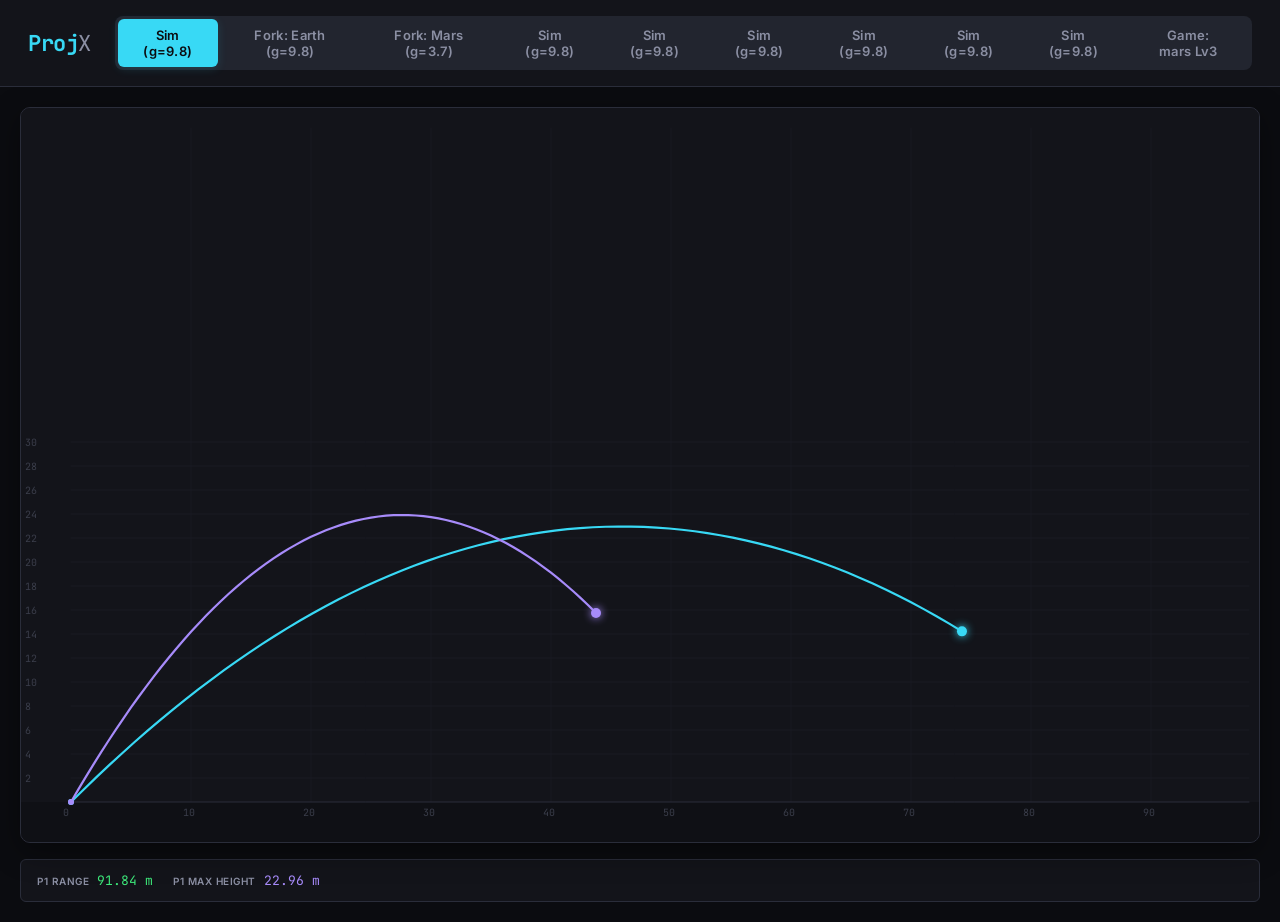
<file: ProjX/frontend/index.html>
<!DOCTYPE html>
<html lang="en">

<head>
  <meta charset="UTF-8">
  <meta name="viewport" content="width=device-width, initial-scale=1.0">
  <title>ProjX – Projectile Simulator</title>
  <meta name="description" content="Interactive projectile physics simulator and game built with ProjX DSL">
  <link rel="stylesheet" href="styles.css">
</head>

<body class="mode-simulate">

  <!-- ── Header ── -->
  <header class="header">
    <div class="logo">Proj<span>X</span></div>
    <div class="tabs" id="dynamic-tabs">
      <!-- populated by app.js from projxData array -->
    </div>
  </header>

  <!-- ── Main ── -->
  <div class="main">

    <!-- ── Canvas + Readout ── -->
    <div class="canvas-area" style="flex:1;">
      <div class="canvas-wrap">
        <canvas id="projx-canvas"></canvas>
      </div>
      <div class="readout-bar" id="readout-bar">
        <!-- populated by app.js -->
      </div>
    </div>

  </div>

  <script src="data.js"></script>
  <script src="canvas.js"></script>
  <script src="app.js"></script>

</body>

</html>
</file>
<file: ProjX/frontend/styles.css>
/* ── ProjX Design System ── */
@import url('https://fonts.googleapis.com/css2?family=Inter:wght@400;500;600;700&family=JetBrains+Mono:wght@400;500&display=swap');

:root {
  --bg-deep: #0b0c10;
  --bg-panel: #13141a;
  --bg-card: #1a1c24;
  --bg-input: #22252f;
  --border: #2a2d3a;
  --border-lit: #3a3d4a;
  --text: #e4e6ef;
  --text-dim: #8b8fa3;
  --cyan: #38d9f5;
  --cyan-glow: rgba(56, 217, 245, 0.15);
  --green: #3de87a;
  --amber: #f5a623;
  --red: #f55a6e;
  --purple: #a78bfa;
  --radius: 10px;
  --radius-sm: 6px;
  --transition: 0.25s cubic-bezier(0.4, 0, 0.2, 1);
}

* {
  margin: 0;
  padding: 0;
  box-sizing: border-box;
}

body {
  background: var(--bg-deep);
  color: var(--text);
  font-family: 'Inter', system-ui, sans-serif;
  min-height: 100vh;
  overflow-x: hidden;
}

/* ── Header ── */
.header {
  display: flex;
  align-items: center;
  gap: 24px;
  padding: 16px 28px;
  background: var(--bg-panel);
  border-bottom: 1px solid var(--border);
}

.logo {
  font-family: 'JetBrains Mono', monospace;
  font-size: 22px;
  font-weight: 700;
  color: var(--cyan);
  letter-spacing: -0.5px;
  user-select: none;
}

.logo span {
  color: var(--text-dim);
  font-weight: 400;
}

/* ── Tabs ── */
.tabs {
  display: flex;
  gap: 4px;
  background: var(--bg-input);
  border-radius: 8px;
  padding: 3px;
}

.tab-btn {
  padding: 8px 22px;
  border: none;
  border-radius: 6px;
  background: transparent;
  color: var(--text-dim);
  font-family: 'Inter', sans-serif;
  font-size: 13px;
  font-weight: 600;
  cursor: pointer;
  transition: all var(--transition);
  letter-spacing: 0.3px;
}

.tab-btn:hover {
  color: var(--text);
  background: rgba(255, 255, 255, 0.04);
}

.tab-btn.active {
  color: var(--bg-deep);
  background: var(--cyan);
  box-shadow: 0 2px 10px var(--cyan-glow);
}

/* ── Main layout ── */
.main {
  display: flex;
  height: calc(100vh - 65px);
}

/* ── Sidebar ── */
.sidebar {
  width: 260px;
  min-width: 260px;
  background: var(--bg-panel);
  border-right: 1px solid var(--border);
  padding: 20px;
  display: flex;
  flex-direction: column;
  gap: 20px;
  overflow-y: auto;
}

.sidebar-section {
  display: flex;
  flex-direction: column;
  gap: 14px;
}

.section-title {
  font-size: 10px;
  font-weight: 700;
  text-transform: uppercase;
  letter-spacing: 1.5px;
  color: var(--text-dim);
}

/* ── Control groups ── */
.control-group {
  display: flex;
  flex-direction: column;
  gap: 6px;
}

.control-label {
  display: flex;
  justify-content: space-between;
  align-items: center;
  font-size: 12px;
  color: var(--text-dim);
}

.control-value {
  font-family: 'JetBrains Mono', monospace;
  font-size: 12px;
  color: var(--cyan);
  min-width: 50px;
  text-align: right;
}

/* ── Range slider ── */
input[type="range"] {
  -webkit-appearance: none;
  appearance: none;
  width: 100%;
  height: 6px;
  border-radius: 3px;
  background: var(--bg-input);
  outline: none;
  cursor: pointer;
}

input[type="range"]::-webkit-slider-thumb {
  -webkit-appearance: none;
  width: 16px;
  height: 16px;
  border-radius: 50%;
  background: var(--cyan);
  box-shadow: 0 0 8px var(--cyan-glow), 0 2px 4px rgba(0, 0, 0, 0.3);
  cursor: grab;
  transition: transform 0.15s ease;
}

input[type="range"]::-webkit-slider-thumb:hover {
  transform: scale(1.2);
}

input[type="range"]::-webkit-slider-thumb:active {
  cursor: grabbing;
  transform: scale(1.1);
}

input[type="range"]::-moz-range-thumb {
  width: 16px;
  height: 16px;
  border: none;
  border-radius: 50%;
  background: var(--cyan);
  box-shadow: 0 0 8px var(--cyan-glow);
  cursor: grab;
}

/* ── Select dropdown ── */
.select-wrap {
  position: relative;
}

.select-wrap select {
  width: 100%;
  padding: 8px 12px;
  border: 1px solid var(--border);
  border-radius: var(--radius-sm);
  background: var(--bg-input);
  color: var(--text);
  font-family: 'Inter', sans-serif;
  font-size: 13px;
  cursor: pointer;
  outline: none;
  transition: border-color var(--transition);
  -webkit-appearance: none;
  appearance: none;
}

.select-wrap select:focus {
  border-color: var(--cyan);
}

.select-wrap::after {
  content: '▾';
  position: absolute;
  right: 12px;
  top: 50%;
  transform: translateY(-50%);
  color: var(--text-dim);
  pointer-events: none;
  font-size: 12px;
}

/* ── Number input ── */
input[type="number"] {
  width: 100%;
  padding: 8px 12px;
  border: 1px solid var(--border);
  border-radius: var(--radius-sm);
  background: var(--bg-input);
  color: var(--text);
  font-family: 'JetBrains Mono', monospace;
  font-size: 13px;
  outline: none;
  transition: border-color var(--transition);
}

input[type="number"]:focus {
  border-color: var(--cyan);
}

/* ── Buttons ── */
.btn {
  padding: 8px 16px;
  border: 1px solid var(--border);
  border-radius: var(--radius-sm);
  background: var(--bg-input);
  color: var(--text);
  font-family: 'Inter', sans-serif;
  font-size: 12px;
  font-weight: 600;
  cursor: pointer;
  transition: all var(--transition);
}

.btn:hover {
  border-color: var(--cyan);
  background: var(--cyan-glow);
  color: var(--cyan);
}

.btn-primary {
  background: var(--cyan);
  color: var(--bg-deep);
  border-color: var(--cyan);
}

.btn-primary:hover {
  background: #2bc4de;
  box-shadow: 0 4px 14px var(--cyan-glow);
}

.btn-danger {
  border-color: var(--red);
  color: var(--red);
}

.btn-danger:hover {
  background: rgba(245, 90, 110, 0.12);
}

.btn-row {
  display: flex;
  gap: 8px;
}

/* ── Canvas area ── */
.canvas-area {
  flex: 1;
  display: flex;
  flex-direction: column;
  padding: 20px;
  gap: 16px;
  overflow: hidden;
}

.canvas-wrap {
  flex: 1;
  background: var(--bg-panel);
  border: 1px solid var(--border);
  border-radius: var(--radius);
  overflow: hidden;
  position: relative;
  box-shadow: 0 8px 30px rgba(0, 0, 0, 0.4);
  min-height: 0;
}

.canvas-wrap canvas {
  display: block;
  position: absolute;
  top: 0;
  left: 0;
  width: 100%;
  height: 100%;
}

/* ── Readout bar ── */
.readout-bar {
  display: flex;
  gap: 20px;
  flex-wrap: wrap;
  padding: 12px 16px;
  background: var(--bg-panel);
  border: 1px solid var(--border);
  border-radius: var(--radius-sm);
}

.readout-item {
  display: flex;
  align-items: center;
  gap: 8px;
  font-size: 12px;
}

.readout-label {
  color: var(--text-dim);
  text-transform: uppercase;
  letter-spacing: 0.5px;
  font-size: 10px;
  font-weight: 600;
}

.readout-value {
  font-family: 'JetBrains Mono', monospace;
  color: var(--cyan);
  font-size: 13px;
}

.readout-value.green {
  color: var(--green);
}

.readout-value.amber {
  color: var(--amber);
}

.readout-value.purple {
  color: var(--purple);
}

/* ── Projectile list ── */
.proj-list {
  display: flex;
  flex-direction: column;
  gap: 8px;
}

.proj-card {
  padding: 10px 12px;
  background: var(--bg-card);
  border: 1px solid var(--border);
  border-radius: var(--radius-sm);
  display: flex;
  flex-direction: column;
  gap: 8px;
  transition: border-color var(--transition);
}

.proj-card:hover {
  border-color: var(--border-lit);
}

.proj-card-header {
  display: flex;
  justify-content: space-between;
  align-items: center;
}

.proj-name {
  font-family: 'JetBrains Mono', monospace;
  font-size: 13px;
  font-weight: 600;
}

.proj-dot {
  width: 8px;
  height: 8px;
  border-radius: 50%;
  display: inline-block;
  margin-right: 6px;
}

.remove-proj {
  background: none;
  border: none;
  color: var(--text-dim);
  cursor: pointer;
  font-size: 16px;
  line-height: 1;
  padding: 2px 4px;
  border-radius: 4px;
  transition: all 0.15s;
}

.remove-proj:hover {
  color: var(--red);
  background: rgba(245, 90, 110, 0.1);
}

/* ── Planet preview (game mode) ── */
.planet-preview {
  width: 80px;
  height: 80px;
  margin: 0 auto;
  border-radius: 50%;
  background-size: cover;
  background-position: center;
  border: 2px solid var(--cyan);
  box-shadow: 0 0 12px rgba(56, 217, 245, 0.25);
  transition: all 0.5s ease;
  position: relative;
  overflow: hidden;
}

.planet-info {
  font-size: 11px;
  color: var(--text-dim);
  margin-top: 8px;
  text-align: center;
}

.planet-info .gravity-val {
  font-family: 'JetBrains Mono', monospace;
  transition: color 0.4s ease;
}

/* ── Game controls hide/show ── */
.game-controls {
  display: none;
}

.sim-controls {
  display: flex;
  flex-direction: column;
  gap: 14px;
}

body.mode-game .game-controls {
  display: flex;
  flex-direction: column;
  gap: 14px;
}

body.mode-game .sim-controls {
  display: none;
}

/* ── Scrollbar ── */
::-webkit-scrollbar {
  width: 6px;
}

::-webkit-scrollbar-track {
  background: transparent;
}

::-webkit-scrollbar-thumb {
  background: var(--border);
  border-radius: 3px;
}

::-webkit-scrollbar-thumb:hover {
  background: var(--border-lit);
}

/* ── Responsive ── */
@media (max-width: 768px) {
  .main {
    flex-direction: column;
  }

  .sidebar {
    width: 100%;
    min-width: 100%;
    max-height: 200px;
    flex-direction: row;
    flex-wrap: wrap;
    border-right: none;
    border-bottom: 1px solid var(--border);
    padding: 12px;
    gap: 12px;
  }

  .sidebar-section {
    flex-direction: row;
    flex-wrap: wrap;
    gap: 10px;
  }

  .control-group {
    min-width: 120px;
  }
}
</file>
